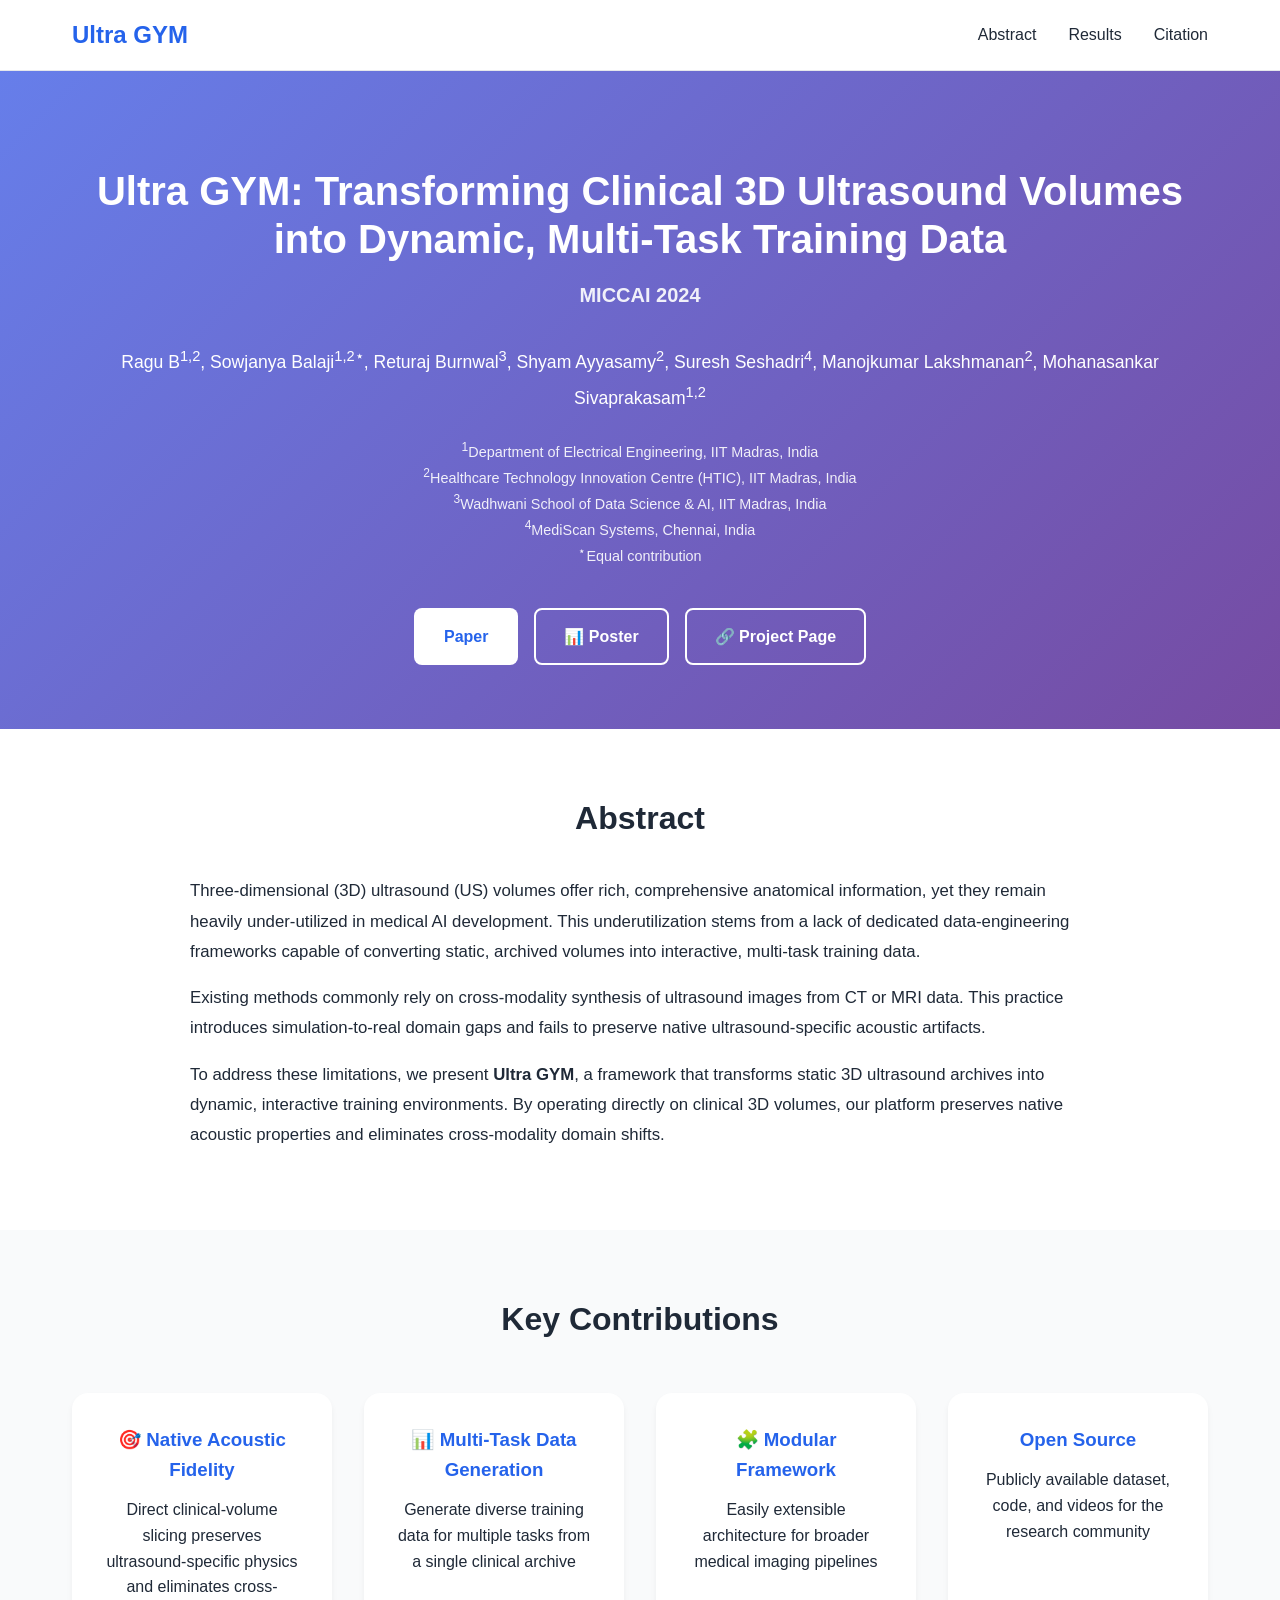
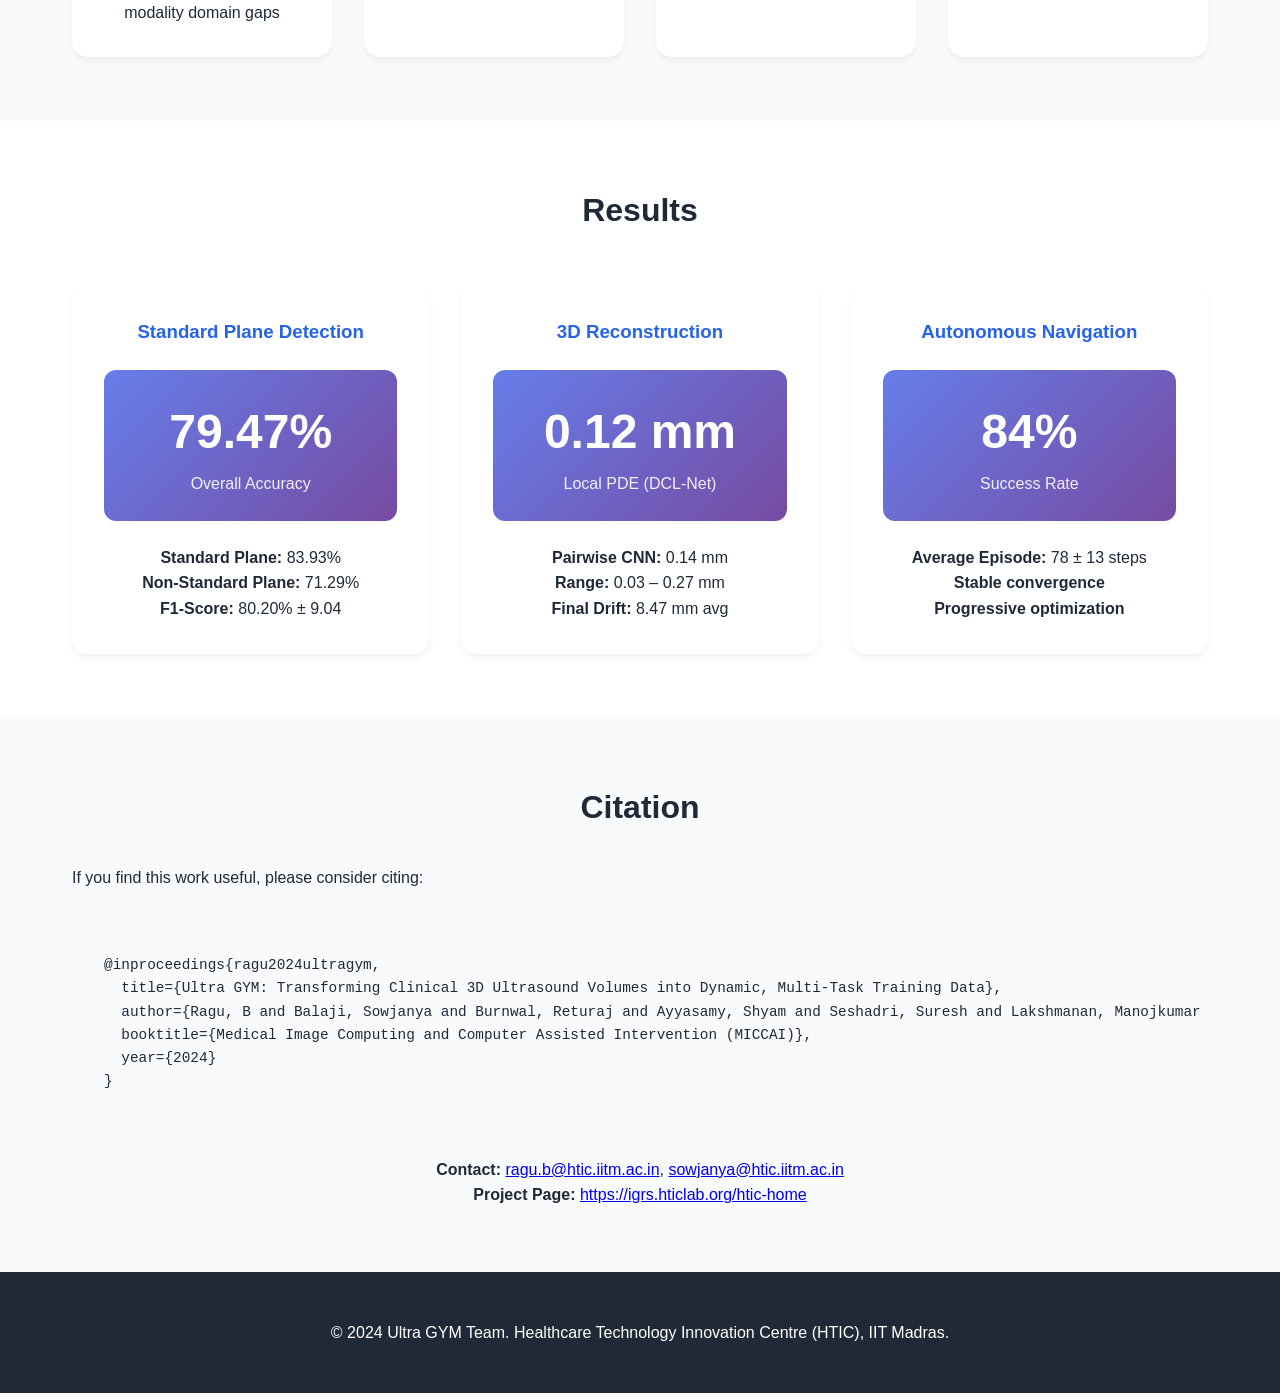
<file: index_withoutCSS.html>
<!DOCTYPE html>
<html lang="en">
<head>
    <meta charset="UTF-8">
    <meta name="viewport" content="width=device-width, initial-scale=1.0">
    <title>Ultra GYM - MICCAI 2024</title>
    <style>
        * {
            margin: 0;
            padding: 0;
            box-sizing: border-box;
        }

        body {
            font-family: -apple-system, BlinkMacSystemFont, 'Segoe UI', Roboto, Oxygen, Ubuntu, Cantarell, sans-serif;
            line-height: 1.6;
            color: #1f2937;
        }

        .container {
            max-width: 1200px;
            margin: 0 auto;
            padding: 0 2rem;
        }

        /* Navigation */
        .navbar {
            background: white;
            border-bottom: 1px solid #e5e7eb;
            position: sticky;
            top: 0;
            z-index: 1000;
        }

        .navbar .container {
            display: flex;
            justify-content: space-between;
            align-items: center;
            padding: 1rem 2rem;
        }

        .nav-brand {
            font-size: 1.5rem;
            font-weight: 700;
            color: #2563eb;
        }

        .nav-links {
            display: flex;
            list-style: none;
            gap: 2rem;
        }

        .nav-links a {
            text-decoration: none;
            color: #1f2937;
            font-weight: 500;
        }

        .nav-links a:hover {
            color: #2563eb;
        }

        /* Hero Section */
        .hero {
            background: linear-gradient(135deg, #667eea 0%, #764ba2 100%);
            color: white;
            padding: 6rem 0 4rem;
            text-align: center;
        }

        .hero h1 {
            font-size: 2.5rem;
            font-weight: 700;
            margin-bottom: 1rem;
            line-height: 1.2;
        }

        .conference {
            font-size: 1.25rem;
            font-weight: 600;
            margin-bottom: 2rem;
            opacity: 0.9;
        }

        .authors {
            font-size: 1.1rem;
            margin-bottom: 1.5rem;
            line-height: 1.8;
        }

        .affiliations {
            font-size: 0.9rem;
            margin-bottom: 2.5rem;
            opacity: 0.9;
        }

        .action-buttons {
            display: flex;
            gap: 1rem;
            justify-content: center;
            flex-wrap: wrap;
        }

        .btn {
            display: inline-flex;
            align-items: center;
            gap: 0.5rem;
            padding: 0.875rem 1.75rem;
            border-radius: 0.5rem;
            text-decoration: none;
            font-weight: 600;
            transition: all 0.3s;
            border: 2px solid transparent;
        }

        .btn-primary {
            background: white;
            color: #2563eb;
        }

        .btn-primary:hover {
            transform: translateY(-2px);
            box-shadow: 0 10px 25px rgba(0,0,0,0.2);
        }

        .btn-secondary {
            background: transparent;
            color: white;
            border-color: white;
        }

        .btn-secondary:hover {
            background: white;
            color: #2563eb;
        }

        /* Sections */
        .section {
            padding: 4rem 0;
        }

        .section:nth-child(even) {
            background: #f9fafb;
        }

        h2 {
            font-size: 2rem;
            font-weight: 700;
            margin-bottom: 2rem;
            text-align: center;
        }

        /* Abstract */
        .abstract-content {
            max-width: 900px;
            margin: 0 auto;
            font-size: 1.05rem;
            line-height: 1.8;
        }

        .abstract-content p {
            margin-bottom: 1rem;
        }

        /* Features */
        .features-grid {
            display: grid;
            grid-template-columns: repeat(auto-fit, minmax(250px, 1fr));
            gap: 2rem;
            margin-top: 3rem;
        }

        .feature-card {
            background: white;
            padding: 2rem;
            border-radius: 1rem;
            text-align: center;
            box-shadow: 0 4px 6px rgba(0,0,0,0.05);
        }

        .feature-card h3 {
            margin-bottom: 0.75rem;
            color: #2563eb;
        }

        /* Results */
        .results-grid {
            display: grid;
            grid-template-columns: repeat(auto-fit, minmax(300px, 1fr));
            gap: 2rem;
            margin-top: 3rem;
        }

        .result-card {
            background: white;
            padding: 2rem;
            border-radius: 1rem;
            box-shadow: 0 4px 6px rgba(0,0,0,0.05);
        }

        .result-card h3 {
            color: #2563eb;
            margin-bottom: 1.5rem;
            text-align: center;
        }

        .result-metric {
            text-align: center;
            margin-bottom: 1.5rem;
            padding: 1.5rem;
            background: linear-gradient(135deg, #667eea 0%, #764ba2 100%);
            border-radius: 0.75rem;
            color: white;
        }

        .metric-value {
            display: block;
            font-size: 3rem;
            font-weight: 700;
        }

        .metric-label {
            font-size: 1rem;
            opacity: 0.9;
        }

        /* Citation */
        .citation-box {
            background: #f9fafb;
            padding: 2rem;
            border-radius: 0.75rem;
            margin: 2rem 0;
            overflow-x: auto;
        }

        .citation-box pre {
            font-family: 'Courier New', monospace;
            font-size: 0.9rem;
        }

        /* Footer */
        .footer {
            background: #1f2937;
            color: white;
            padding: 3rem 0;
            text-align: center;
        }

        .footer a {
            color: #3b82f6;
            text-decoration: none;
        }

        /* Responsive */
        @media (max-width: 768px) {
            .hero h1 {
                font-size: 1.75rem;
            }
            
            .nav-links {
                display: none;
            }
            
            h2 {
                font-size: 1.5rem;
            }
        }
    </style>
</head>
<body>
    <!-- Navigation -->
    <nav class="navbar">
        <div class="container">
            <div class="nav-brand">Ultra GYM</div>
            <ul class="nav-links">
                <li><a href="#abstract">Abstract</a></li>
                <li><a href="#results">Results</a></li>
                <li><a href="#citation">Citation</a></li>
            </ul>
        </div>
    </nav>

    <!-- Hero Section -->
    <header class="hero">
        <div class="container">
            <h1>Ultra GYM: Transforming Clinical 3D Ultrasound Volumes into Dynamic, Multi-Task Training Data</h1>
            <p class="conference">MICCAI 2024</p>
            
            <div class="authors">
                <span>Ragu B<sup>1,2</sup></span>,
                <span>Sowjanya Balaji<sup>1,2⋆</sup></span>,
                <span>Returaj Burnwal<sup>3</sup></span>,
                <span>Shyam Ayyasamy<sup>2</sup></span>,
                <span>Suresh Seshadri<sup>4</sup></span>,
                <span>Manojkumar Lakshmanan<sup>2</sup></span>,
                <span>Mohanasankar Sivaprakasam<sup>1,2</sup></span>
            </div>
            
            <div class="affiliations">
                <p><sup>1</sup>Department of Electrical Engineering, IIT Madras, India</p>
                <p><sup>2</sup>Healthcare Technology Innovation Centre (HTIC), IIT Madras, India</p>
                <p><sup>3</sup>Wadhwani School of Data Science & AI, IIT Madras, India</p>
                <p><sup>4</sup>MediScan Systems, Chennai, India</p>
                <p><sup>⋆</sup>Equal contribution</p>
            </div>

            <div class="action-buttons">
                <a href="#" class="btn btn-primary"> Paper</a>
                <a href="#" class="btn btn-secondary">📊 Poster</a>
                <a href="https://igrs.hticlab.org/htic-home" class="btn btn-secondary" target="_blank">🔗 Project Page</a>
            </div>
        </div>
    </header>

    <!-- Abstract Section -->
    <section id="abstract" class="section">
        <div class="container">
            <h2>Abstract</h2>
            <div class="abstract-content">
                <p>
                    Three-dimensional (3D) ultrasound (US) volumes offer rich, comprehensive anatomical information, 
                    yet they remain heavily under-utilized in medical AI development. This underutilization stems from 
                    a lack of dedicated data-engineering frameworks capable of converting static, archived volumes into 
                    interactive, multi-task training data.
                </p>
                <p>
                    Existing methods commonly rely on cross-modality synthesis of ultrasound images from CT or MRI data. 
                    This practice introduces simulation-to-real domain gaps and fails to preserve native ultrasound-specific 
                    acoustic artifacts.
                </p>
                <p>
                    To address these limitations, we present <strong>Ultra GYM</strong>, a framework that transforms 
                    static 3D ultrasound archives into dynamic, interactive training environments. By operating directly on clinical 
                    3D volumes, our platform preserves native acoustic properties and eliminates cross-modality domain shifts.
                </p>
            </div>
        </div>
    </section>

    <!-- Key Features -->
    <section class="section">
        <div class="container">
            <h2>Key Contributions</h2>
            <div class="features-grid">
                <div class="feature-card">
                    <h3>🎯 Native Acoustic Fidelity</h3>
                    <p>Direct clinical-volume slicing preserves ultrasound-specific physics and eliminates cross-modality domain gaps</p>
                </div>
                <div class="feature-card">
                    <h3>📊 Multi-Task Data Generation</h3>
                    <p>Generate diverse training data for multiple tasks from a single clinical archive</p>
                </div>
                <div class="feature-card">
                    <h3>🧩 Modular Framework</h3>
                    <p>Easily extensible architecture for broader medical imaging pipelines</p>
                </div>
                <div class="feature-card">
                    <h3> Open Source</h3>
                    <p>Publicly available dataset, code, and videos for the research community</p>
                </div>
            </div>
        </div>
    </section>

    <!-- Results Section -->
    <section id="results" class="section">
        <div class="container">
            <h2>Results</h2>
            <div class="results-grid">
                <div class="result-card">
                    <h3>Standard Plane Detection</h3>
                    <div class="result-metric">
                        <span class="metric-value">79.47%</span>
                        <span class="metric-label">Overall Accuracy</span>
                    </div>
                    <div style="text-align: center;">
                        <p><strong>Standard Plane:</strong> 83.93%</p>
                        <p><strong>Non-Standard Plane:</strong> 71.29%</p>
                        <p><strong>F1-Score:</strong> 80.20% ± 9.04</p>
                    </div>
                </div>

                <div class="result-card">
                    <h3>3D Reconstruction</h3>
                    <div class="result-metric">
                        <span class="metric-value">0.12 mm</span>
                        <span class="metric-label">Local PDE (DCL-Net)</span>
                    </div>
                    <div style="text-align: center;">
                        <p><strong>Pairwise CNN:</strong> 0.14 mm</p>
                        <p><strong>Range:</strong> 0.03 – 0.27 mm</p>
                        <p><strong>Final Drift:</strong> 8.47 mm avg</p>
                    </div>
                </div>

                <div class="result-card">
                    <h3>Autonomous Navigation</h3>
                    <div class="result-metric">
                        <span class="metric-value">84%</span>
                        <span class="metric-label">Success Rate</span>
                    </div>
                    <div style="text-align: center;">
                        <p><strong>Average Episode:</strong> 78 ± 13 steps</p>
                        <p><strong>Stable convergence</strong></p>
                        <p><strong>Progressive optimization</strong></p>
                    </div>
                </div>
            </div>
        </div>
    </section>

    <!-- Citation Section -->
    <section id="citation" class="section">
        <div class="container">
            <h2>Citation</h2>
            <p>If you find this work useful, please consider citing:</p>
            
            <div class="citation-box">
                <pre><code>@inproceedings{ragu2024ultragym,
  title={Ultra GYM: Transforming Clinical 3D Ultrasound Volumes into Dynamic, Multi-Task Training Data},
  author={Ragu, B and Balaji, Sowjanya and Burnwal, Returaj and Ayyasamy, Shyam and Seshadri, Suresh and Lakshmanan, Manojkumar and Sivaprakasam, Mohanasankar},
  booktitle={Medical Image Computing and Computer Assisted Intervention (MICCAI)},
  year={2024}
}</code></pre>
            </div>

            <div style="text-align: center; margin-top: 2rem;">
                <p><strong>Contact:</strong> 
                    <a href="mailto:ragu.b@htic.iitm.ac.in">ragu.b@htic.iitm.ac.in</a>, 
                    <a href="mailto:sowjanya@htic.iitm.ac.in">sowjanya@htic.iitm.ac.in</a>
                </p>
                <p><strong>Project Page:</strong> <a href="https://igrs.hticlab.org/htic-home" target="_blank">https://igrs.hticlab.org/htic-home</a></p>
            </div>
        </div>
    </section>

    <!-- Footer -->
    <footer class="footer">
        <div class="container">
            <p>&copy; 2024 Ultra GYM Team. Healthcare Technology Innovation Centre (HTIC), IIT Madras.</p>
        </div>
    </footer>
</body>
</html>
</file>
